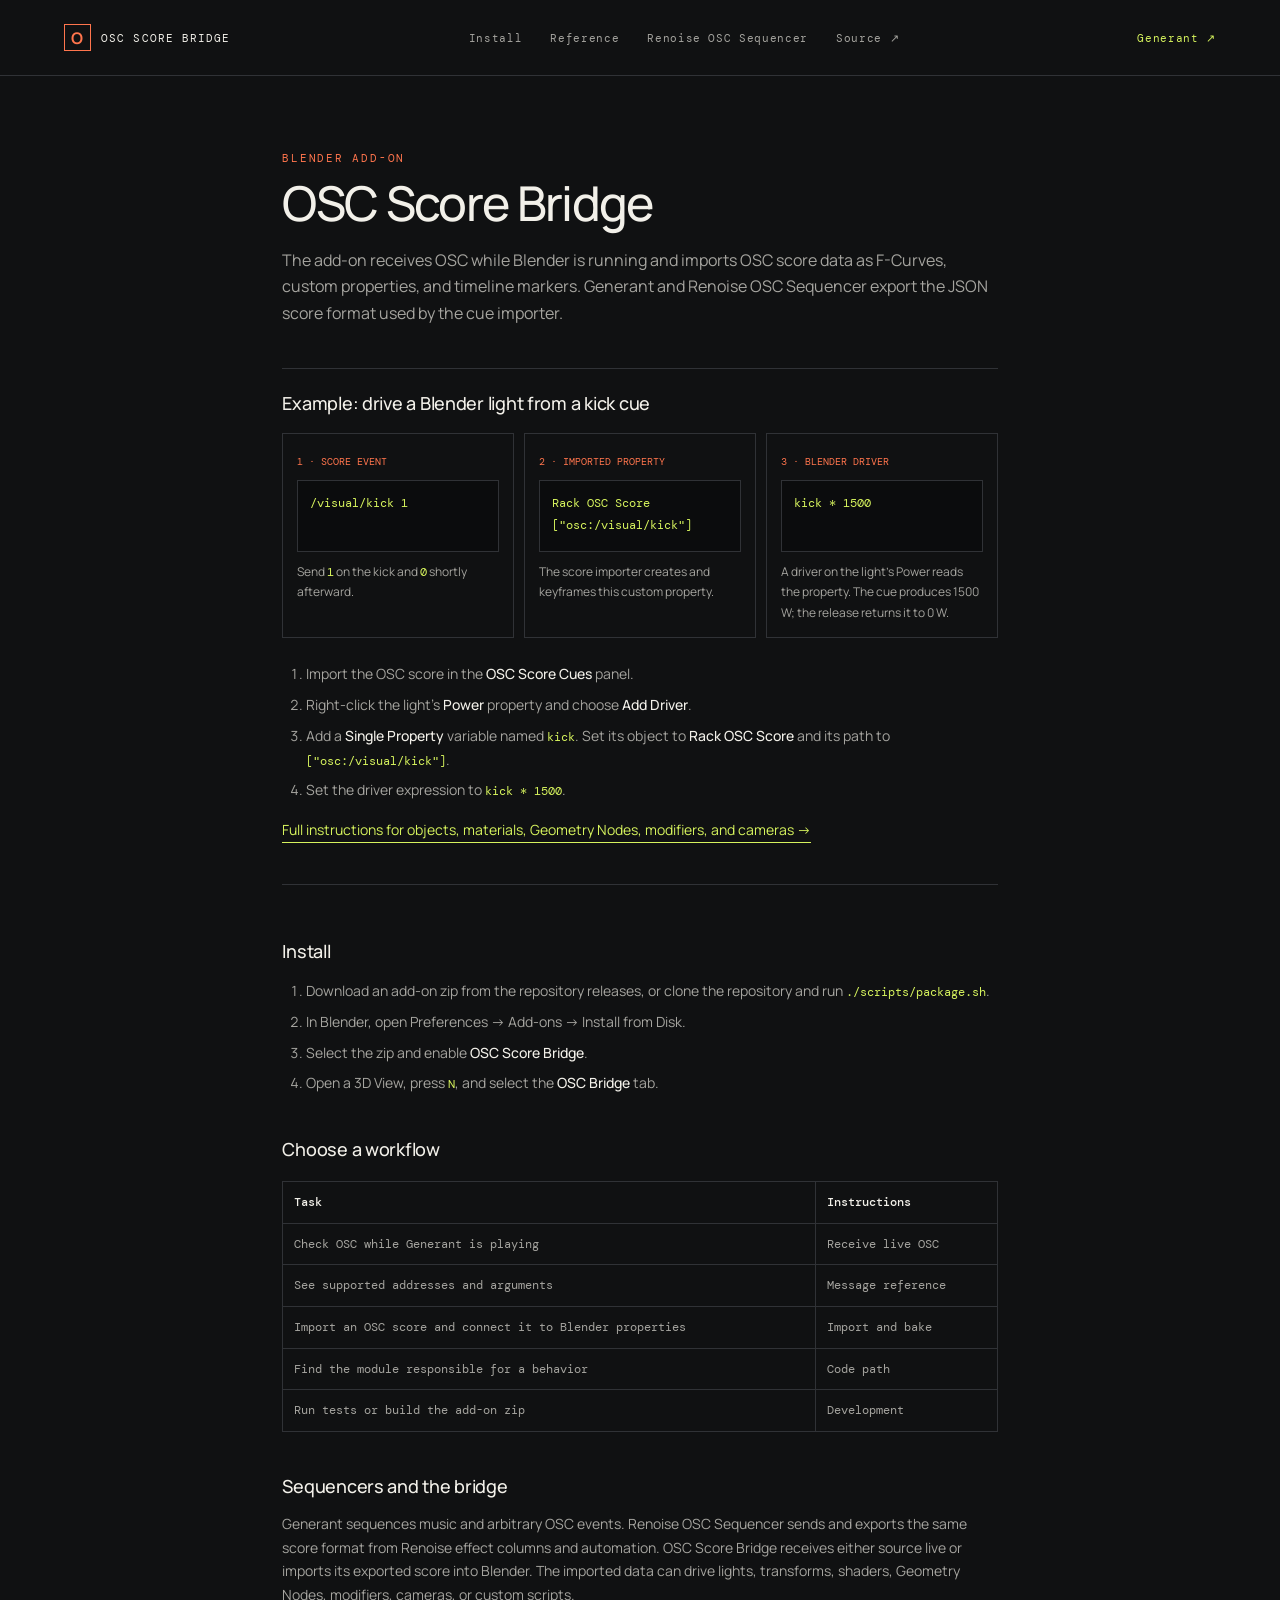
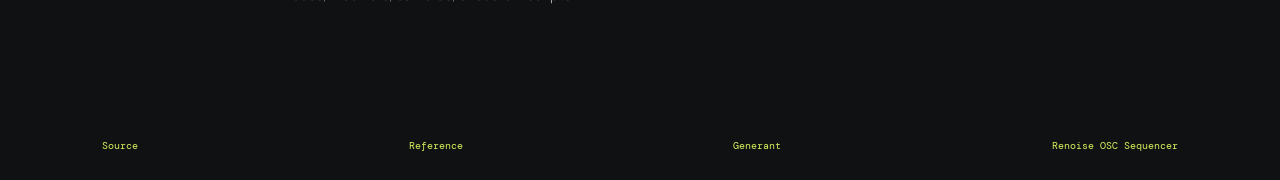
<file: docs/index.html>
<!doctype html>
<html lang="en"><head><meta charset="utf-8"><meta name="viewport" content="width=device-width,initial-scale=1"><meta name="description" content="Documentation for OSC Score Bridge, a Blender add-on for receiving and baking OSC data."><title>OSC Score Bridge</title><link rel="stylesheet" href="styles.css"><link rel="stylesheet" href="reference/reference.css"></head>
<body><header class="nav"><a class="brand" href="#top"><span class="brand-mark">O</span> OSC SCORE BRIDGE</a><nav><a href="#install">Install</a><a href="reference/index.html">Reference</a><a href="https://mxjxn.github.io/renoise-osc-sequencer/">Renoise OSC Sequencer</a><a href="https://github.com/mxjxn/osc-score-bridge">Source ↗</a></nav><a class="nav-cta" href="https://mxjxn.github.io/Generant/">Generant ↗</a></header>
<main id="top" class="reference article"><p class="eyebrow">BLENDER ADD-ON</p><h1>OSC Score Bridge</h1><p class="intro">The add-on receives OSC while Blender is running and imports OSC score data as F-Curves, custom properties, and timeline markers. Generant and Renoise OSC Sequencer export the JSON score format used by the cue importer.</p>
<section class="front-example">
  <h2>Example: drive a Blender light from a kick cue</h2>
  <div class="example-flow">
    <div><span>1 · SCORE EVENT</span><pre>/visual/kick 1</pre><p>Send <code>1</code> on the kick and <code>0</code> shortly afterward.</p></div>
    <div><span>2 · IMPORTED PROPERTY</span><pre>Rack OSC Score
["osc:/visual/kick"]</pre><p>The score importer creates and keyframes this custom property.</p></div>
    <div><span>3 · BLENDER DRIVER</span><pre>kick * 1500</pre><p>A driver on the light's Power reads the property. The cue produces 1500 W; the release returns it to 0 W.</p></div>
  </div>
  <ol><li>Import the OSC score in the <strong>OSC Score Cues</strong> panel.</li><li>Right-click the light's <strong>Power</strong> property and choose <strong>Add Driver</strong>.</li><li>Add a <strong>Single Property</strong> variable named <code>kick</code>. Set its object to <strong>Rack OSC Score</strong> and its path to <code>["osc:/visual/kick"]</code>.</li><li>Set the driver expression to <code>kick * 1500</code>.</li></ol>
  <p><a href="reference/baking.html">Full instructions for objects, materials, Geometry Nodes, modifiers, and cameras →</a></p>
</section>
<h2 id="install">Install</h2><ol><li>Download an add-on zip from the repository releases, or clone the repository and run <code>./scripts/package.sh</code>.</li><li>In Blender, open Preferences → Add-ons → Install from Disk.</li><li>Select the zip and enable <strong>OSC Score Bridge</strong>.</li><li>Open a 3D View, press <code>N</code>, and select the <strong>OSC Bridge</strong> tab.</li></ol>
<h2>Choose a workflow</h2>
<table><thead><tr><th>Task</th><th>Instructions</th></tr></thead><tbody>
<tr><td>Check OSC while Generant is playing</td><td><a href="reference/live.html">Receive live OSC</a></td></tr>
<tr><td>See supported addresses and arguments</td><td><a href="reference/protocol.html">Message reference</a></td></tr>
<tr><td>Import an OSC score and connect it to Blender properties</td><td><a href="reference/baking.html">Import and bake</a></td></tr>
<tr><td>Find the module responsible for a behavior</td><td><a href="reference/architecture.html">Code path</a></td></tr>
<tr><td>Run tests or build the add-on zip</td><td><a href="reference/development.html">Development</a></td></tr>
</tbody></table>
<h2>Sequencers and the bridge</h2><p><a href="https://mxjxn.github.io/Generant/">Generant</a> sequences music and arbitrary OSC events. <a href="https://mxjxn.github.io/renoise-osc-sequencer/">Renoise OSC Sequencer</a> sends and exports the same score format from Renoise effect columns and automation. OSC Score Bridge receives either source live or imports its exported score into Blender. The imported data can drive lights, transforms, shaders, Geometry Nodes, modifiers, cameras, or custom scripts.</p>
</main><footer><a href="https://github.com/mxjxn/osc-score-bridge">Source</a><a href="reference/index.html">Reference</a><a href="https://mxjxn.github.io/Generant/">Generant</a><a href="https://mxjxn.github.io/renoise-osc-sequencer/">Renoise OSC Sequencer</a></footer></body></html>
</file>
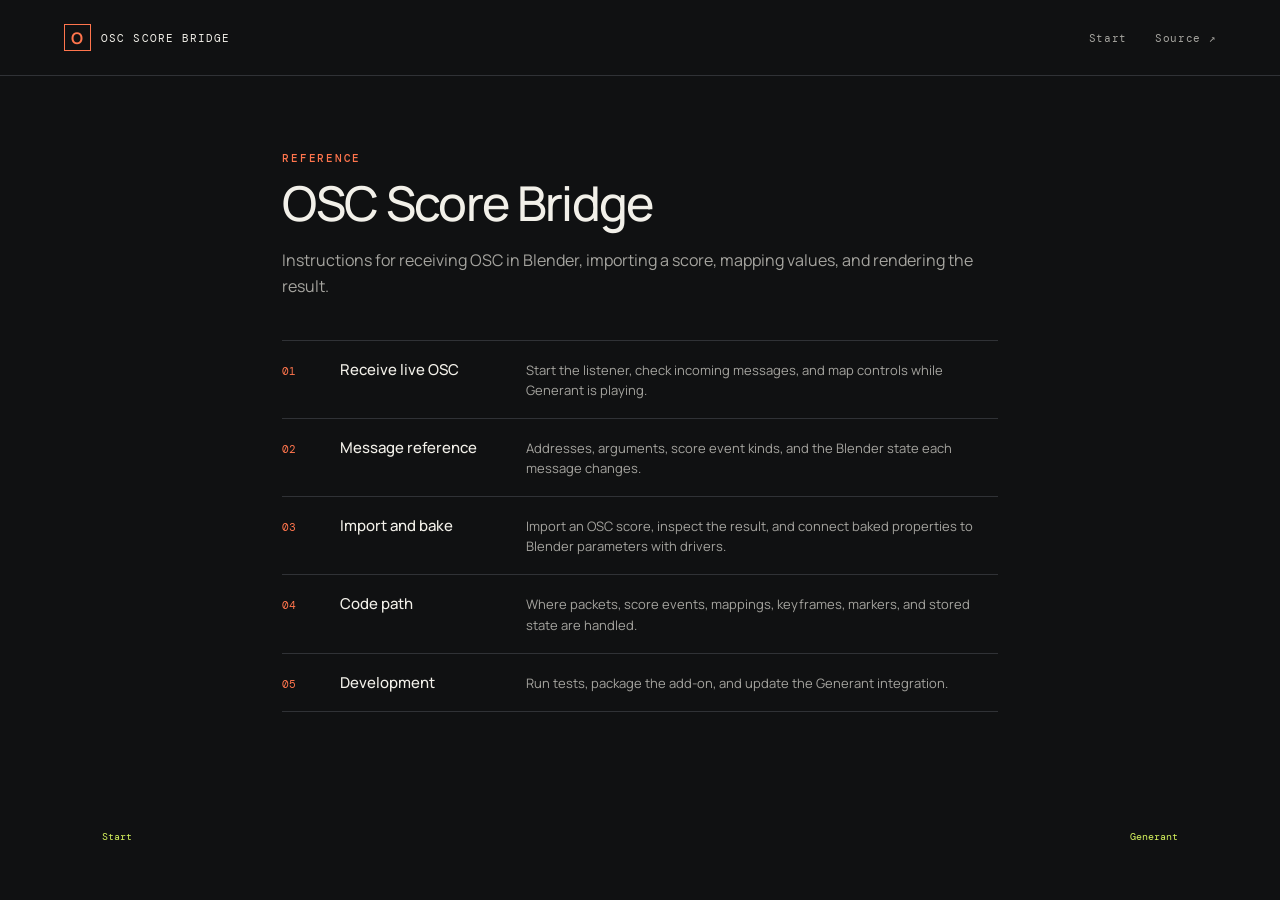
<file: docs/reference/index.html>
<!doctype html>
<html lang="en"><head><meta charset="utf-8"><meta name="viewport" content="width=device-width,initial-scale=1"><title>OSC Score Bridge reference</title><link rel="stylesheet" href="../styles.css"><link rel="stylesheet" href="reference.css"></head>
<body><header class="nav"><a class="brand" href="../index.html"><span class="brand-mark">O</span> OSC SCORE BRIDGE</a><nav><a href="../index.html">Start</a><a href="https://github.com/mxjxn/osc-score-bridge">Source ↗</a></nav></header>
<main class="reference"><p class="eyebrow">REFERENCE</p><h1>OSC Score Bridge</h1><p class="intro">Instructions for receiving OSC in Blender, importing a score, mapping values, and rendering the result.</p>
<div class="ref-list">
  <a href="live.html"><span>01</span><b>Receive live OSC</b><p>Start the listener, check incoming messages, and map controls while Generant is playing.</p></a>
  <a href="protocol.html"><span>02</span><b>Message reference</b><p>Addresses, arguments, score event kinds, and the Blender state each message changes.</p></a>
  <a href="baking.html"><span>03</span><b>Import and bake</b><p>Import an OSC score, inspect the result, and connect baked properties to Blender parameters with drivers.</p></a>
  <a href="architecture.html"><span>04</span><b>Code path</b><p>Where packets, score events, mappings, keyframes, markers, and stored state are handled.</p></a>
  <a href="development.html"><span>05</span><b>Development</b><p>Run tests, package the add-on, and update the Generant integration.</p></a>
</div></main><footer><a href="../index.html">Start</a><a href="https://mxjxn.github.io/Generant/">Generant</a></footer></body></html>
</file>
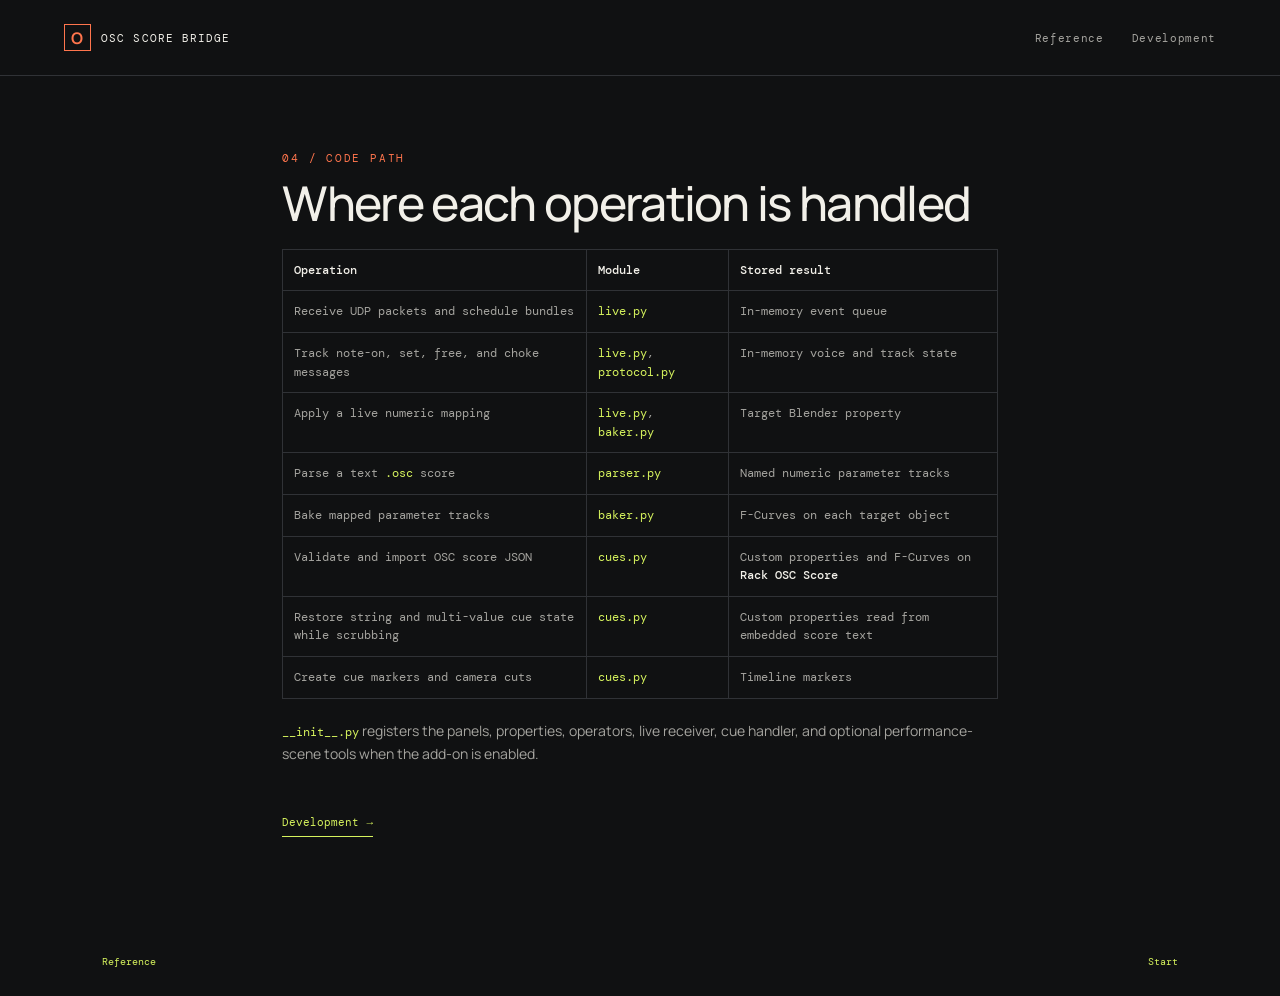
<file: docs/reference/architecture.html>
<!doctype html>
<html lang="en"><head><meta charset="utf-8"><meta name="viewport" content="width=device-width,initial-scale=1"><title>Code path / OSC Score Bridge</title><link rel="stylesheet" href="../styles.css"><link rel="stylesheet" href="reference.css"></head>
<body><header class="nav"><a class="brand" href="../index.html"><span class="brand-mark">O</span> OSC SCORE BRIDGE</a><nav><a href="index.html">Reference</a><a href="development.html">Development</a></nav></header>
<main class="reference article"><p class="eyebrow">04 / CODE PATH</p><h1>Where each operation is handled</h1>
<table><thead><tr><th>Operation</th><th>Module</th><th>Stored result</th></tr></thead><tbody>
<tr><td>Receive UDP packets and schedule bundles</td><td><code>live.py</code></td><td>In-memory event queue</td></tr>
<tr><td>Track note-on, set, free, and choke messages</td><td><code>live.py</code>, <code>protocol.py</code></td><td>In-memory voice and track state</td></tr>
<tr><td>Apply a live numeric mapping</td><td><code>live.py</code>, <code>baker.py</code></td><td>Target Blender property</td></tr>
<tr><td>Parse a text <code>.osc</code> score</td><td><code>parser.py</code></td><td>Named numeric parameter tracks</td></tr>
<tr><td>Bake mapped parameter tracks</td><td><code>baker.py</code></td><td>F-Curves on each target object</td></tr>
<tr><td>Validate and import OSC score JSON</td><td><code>cues.py</code></td><td>Custom properties and F-Curves on <strong>Rack OSC Score</strong></td></tr>
<tr><td>Restore string and multi-value cue state while scrubbing</td><td><code>cues.py</code></td><td>Custom properties read from embedded score text</td></tr>
<tr><td>Create cue markers and camera cuts</td><td><code>cues.py</code></td><td>Timeline markers</td></tr>
</tbody></table>
<p><code>__init__.py</code> registers the panels, properties, operators, live receiver, cue handler, and optional performance-scene tools when the add-on is enabled.</p>
<a class="next-link" href="development.html">Development →</a></main><footer><a href="index.html">Reference</a><a href="../index.html">Start</a></footer></body></html>
</file>
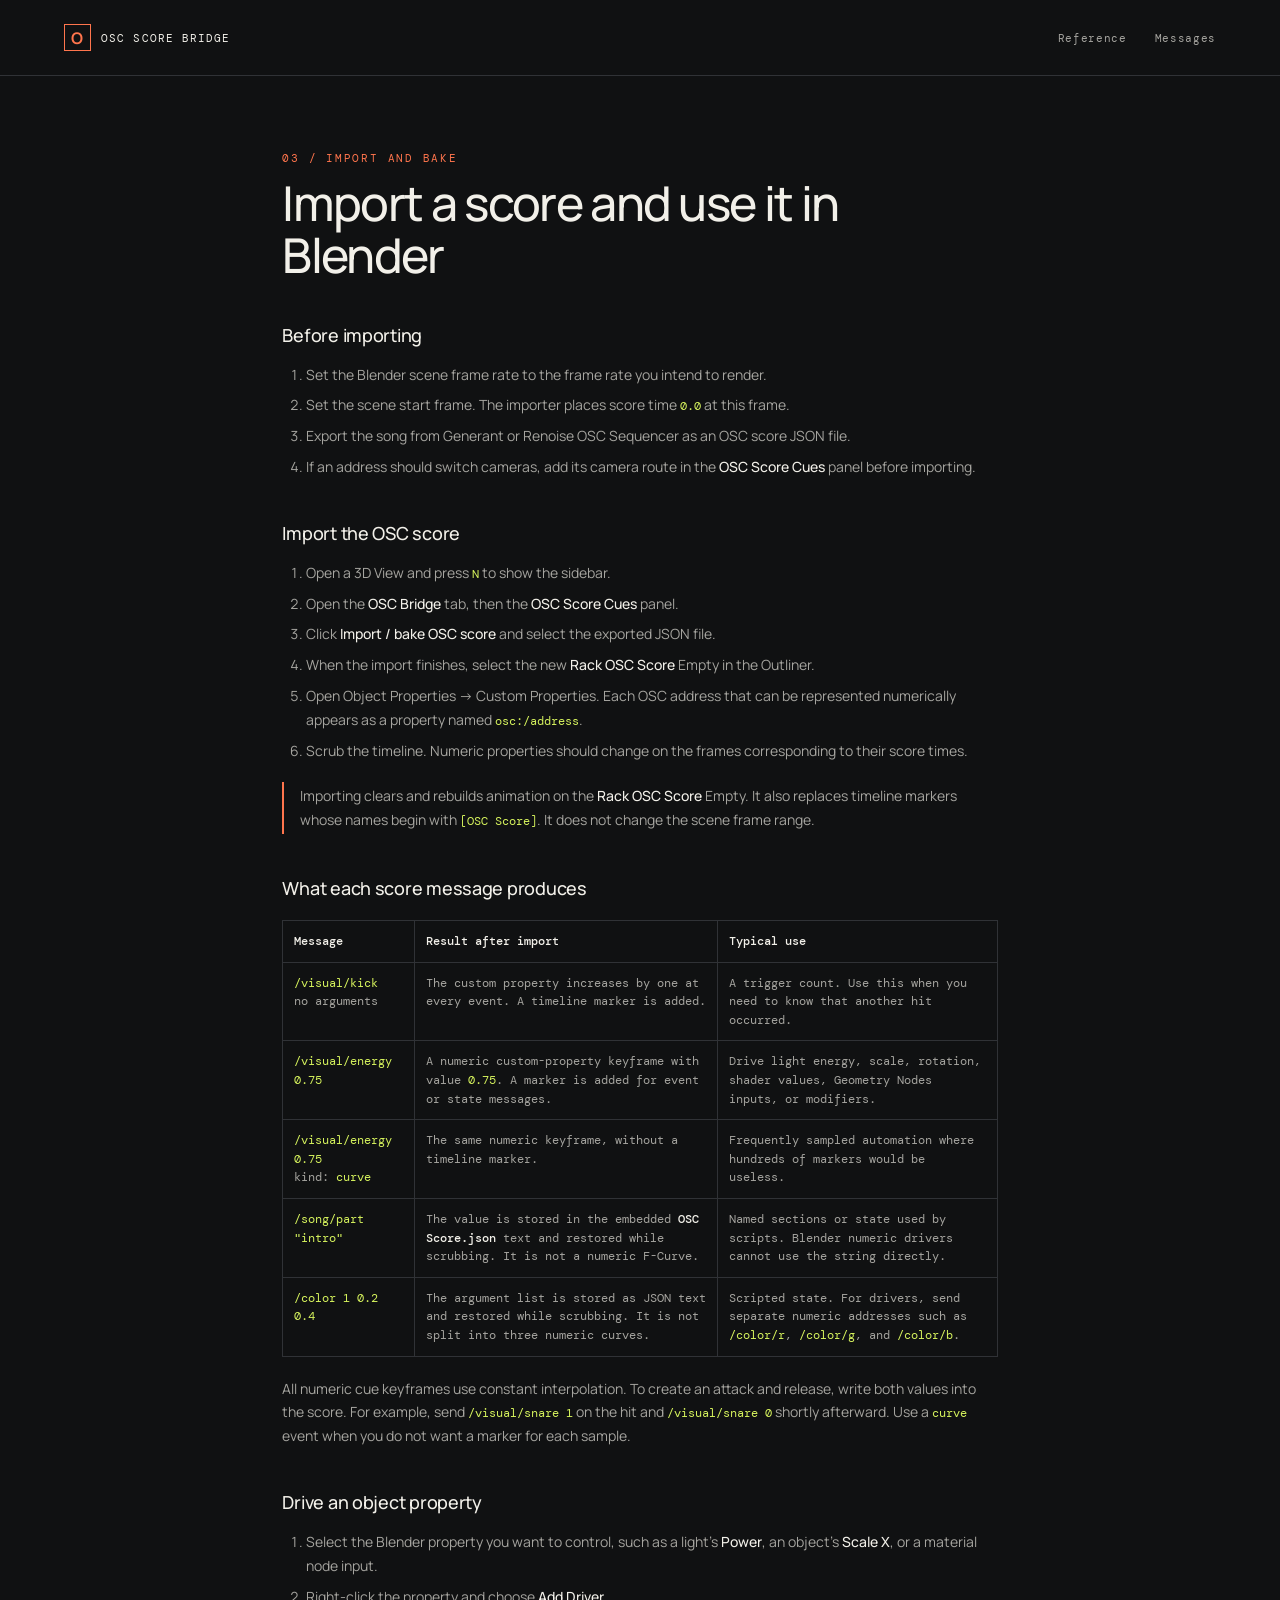
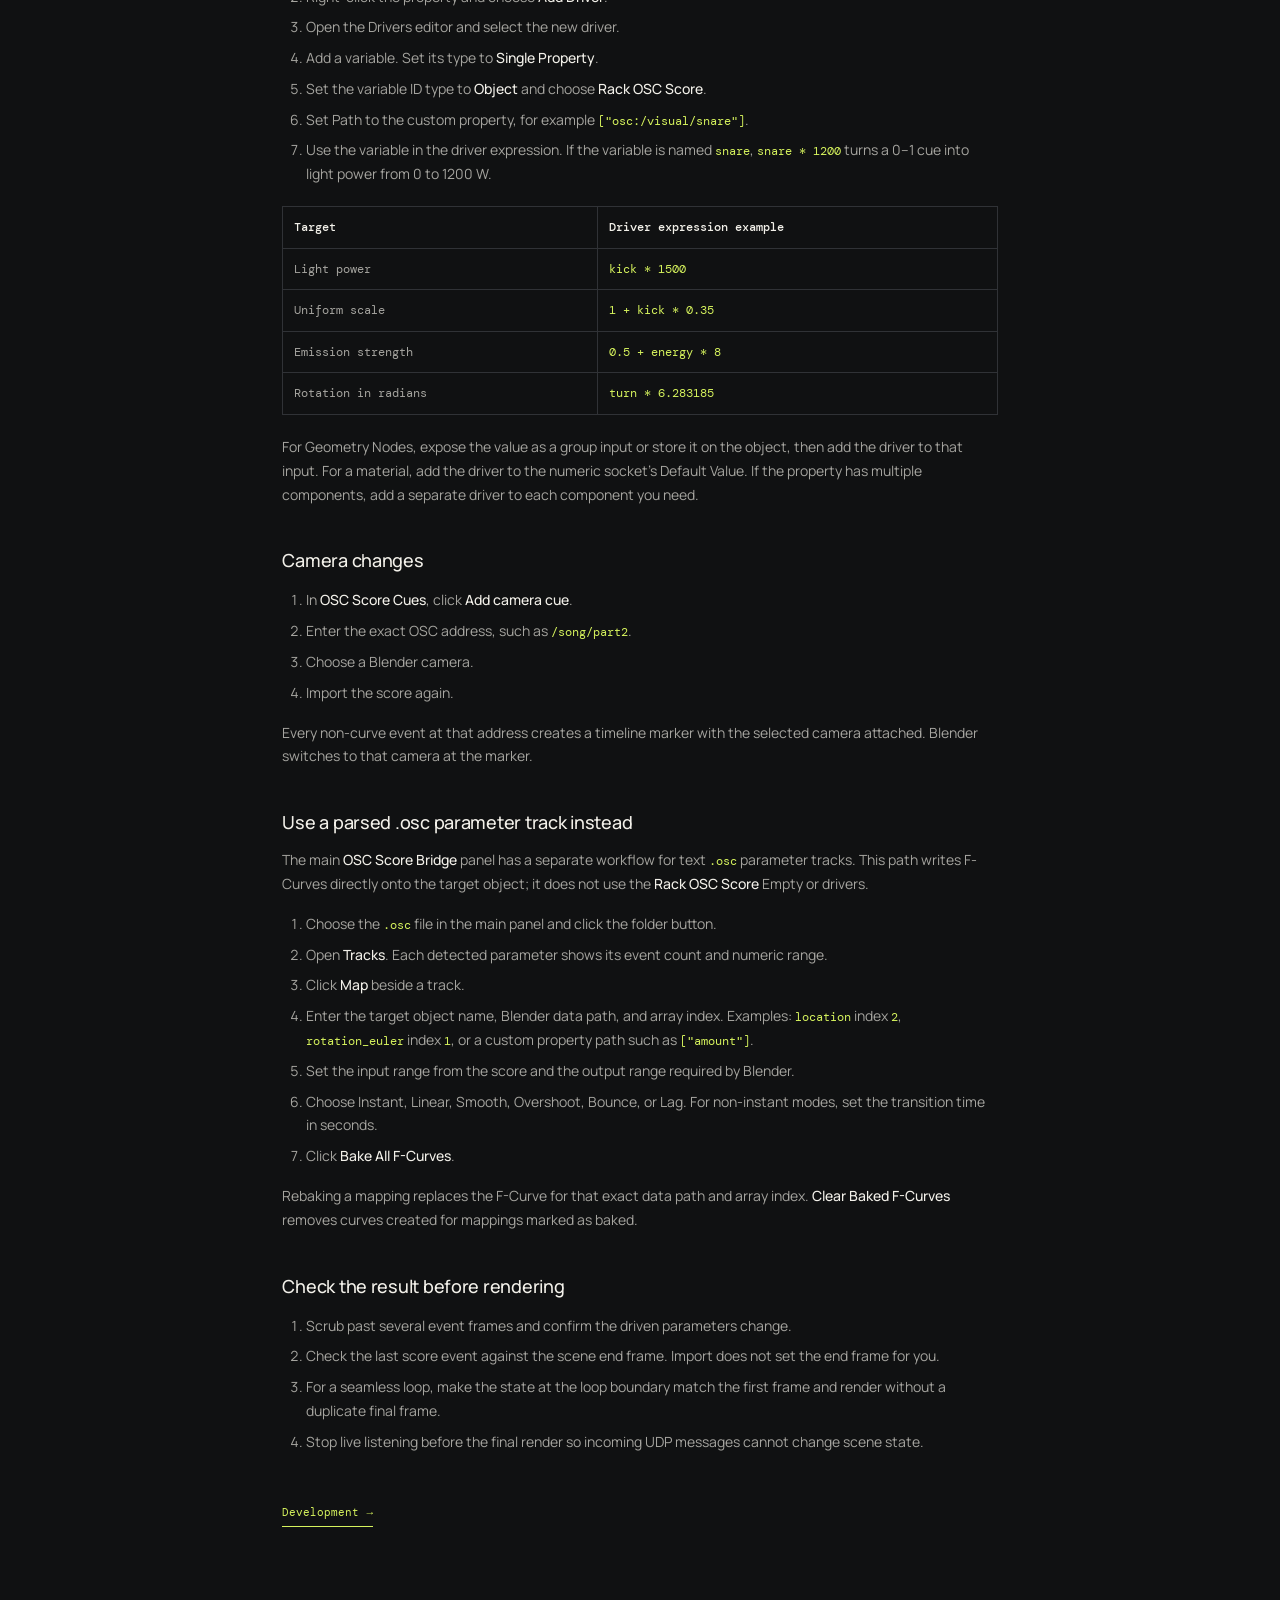
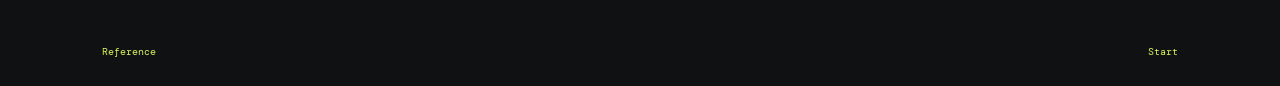
<file: docs/reference/baking.html>
<!doctype html>
<html lang="en"><head><meta charset="utf-8"><meta name="viewport" content="width=device-width,initial-scale=1"><title>Import and bake / OSC Score Bridge</title><link rel="stylesheet" href="../styles.css"><link rel="stylesheet" href="reference.css"></head>
<body><header class="nav"><a class="brand" href="../index.html"><span class="brand-mark">O</span> OSC SCORE BRIDGE</a><nav><a href="index.html">Reference</a><a href="protocol.html">Messages</a></nav></header>
<main class="reference article"><p class="eyebrow">03 / IMPORT AND BAKE</p><h1>Import a score and use it in Blender</h1>
<h2>Before importing</h2><ol><li>Set the Blender scene frame rate to the frame rate you intend to render.</li><li>Set the scene start frame. The importer places score time <code>0.0</code> at this frame.</li><li>Export the song from Generant or Renoise OSC Sequencer as an OSC score JSON file.</li><li>If an address should switch cameras, add its camera route in the <strong>OSC Score Cues</strong> panel before importing.</li></ol>
<h2>Import the OSC score</h2><ol><li>Open a 3D View and press <code>N</code> to show the sidebar.</li><li>Open the <strong>OSC Bridge</strong> tab, then the <strong>OSC Score Cues</strong> panel.</li><li>Click <strong>Import / bake OSC score</strong> and select the exported JSON file.</li><li>When the import finishes, select the new <strong>Rack OSC Score</strong> Empty in the Outliner.</li><li>Open Object Properties → Custom Properties. Each OSC address that can be represented numerically appears as a property named <code>osc:/address</code>.</li><li>Scrub the timeline. Numeric properties should change on the frames corresponding to their score times.</li></ol>
<p class="note">Importing clears and rebuilds animation on the <strong>Rack OSC Score</strong> Empty. It also replaces timeline markers whose names begin with <code>[OSC Score]</code>. It does not change the scene frame range.</p>
<h2>What each score message produces</h2>
<table><thead><tr><th>Message</th><th>Result after import</th><th>Typical use</th></tr></thead><tbody>
<tr><td><code>/visual/kick</code><br>no arguments</td><td>The custom property increases by one at every event. A timeline marker is added.</td><td>A trigger count. Use this when you need to know that another hit occurred.</td></tr>
<tr><td><code>/visual/energy 0.75</code></td><td>A numeric custom-property keyframe with value <code>0.75</code>. A marker is added for event or state messages.</td><td>Drive light energy, scale, rotation, shader values, Geometry Nodes inputs, or modifiers.</td></tr>
<tr><td><code>/visual/energy 0.75</code><br>kind: <code>curve</code></td><td>The same numeric keyframe, without a timeline marker.</td><td>Frequently sampled automation where hundreds of markers would be useless.</td></tr>
<tr><td><code>/song/part "intro"</code></td><td>The value is stored in the embedded <strong>OSC Score.json</strong> text and restored while scrubbing. It is not a numeric F-Curve.</td><td>Named sections or state used by scripts. Blender numeric drivers cannot use the string directly.</td></tr>
<tr><td><code>/color 1 0.2 0.4</code></td><td>The argument list is stored as JSON text and restored while scrubbing. It is not split into three numeric curves.</td><td>Scripted state. For drivers, send separate numeric addresses such as <code>/color/r</code>, <code>/color/g</code>, and <code>/color/b</code>.</td></tr>
</tbody></table>
<p>All numeric cue keyframes use constant interpolation. To create an attack and release, write both values into the score. For example, send <code>/visual/snare 1</code> on the hit and <code>/visual/snare 0</code> shortly afterward. Use a <code>curve</code> event when you do not want a marker for each sample.</p>
<h2>Drive an object property</h2>
<ol><li>Select the Blender property you want to control, such as a light's <strong>Power</strong>, an object's <strong>Scale X</strong>, or a material node input.</li><li>Right-click the property and choose <strong>Add Driver</strong>.</li><li>Open the Drivers editor and select the new driver.</li><li>Add a variable. Set its type to <strong>Single Property</strong>.</li><li>Set the variable ID type to <strong>Object</strong> and choose <strong>Rack OSC Score</strong>.</li><li>Set Path to the custom property, for example <code>["osc:/visual/snare"]</code>.</li><li>Use the variable in the driver expression. If the variable is named <code>snare</code>, <code>snare * 1200</code> turns a 0–1 cue into light power from 0 to 1200 W.</li></ol>
<table><thead><tr><th>Target</th><th>Driver expression example</th></tr></thead><tbody><tr><td>Light power</td><td><code>kick * 1500</code></td></tr><tr><td>Uniform scale</td><td><code>1 + kick * 0.35</code></td></tr><tr><td>Emission strength</td><td><code>0.5 + energy * 8</code></td></tr><tr><td>Rotation in radians</td><td><code>turn * 6.283185</code></td></tr></tbody></table>
<p>For Geometry Nodes, expose the value as a group input or store it on the object, then add the driver to that input. For a material, add the driver to the numeric socket's Default Value. If the property has multiple components, add a separate driver to each component you need.</p>
<h2>Camera changes</h2><ol><li>In <strong>OSC Score Cues</strong>, click <strong>Add camera cue</strong>.</li><li>Enter the exact OSC address, such as <code>/song/part2</code>.</li><li>Choose a Blender camera.</li><li>Import the score again.</li></ol><p>Every non-curve event at that address creates a timeline marker with the selected camera attached. Blender switches to that camera at the marker.</p>
<h2>Use a parsed .osc parameter track instead</h2><p>The main <strong>OSC Score Bridge</strong> panel has a separate workflow for text <code>.osc</code> parameter tracks. This path writes F-Curves directly onto the target object; it does not use the <strong>Rack OSC Score</strong> Empty or drivers.</p>
<ol><li>Choose the <code>.osc</code> file in the main panel and click the folder button.</li><li>Open <strong>Tracks</strong>. Each detected parameter shows its event count and numeric range.</li><li>Click <strong>Map</strong> beside a track.</li><li>Enter the target object name, Blender data path, and array index. Examples: <code>location</code> index <code>2</code>, <code>rotation_euler</code> index <code>1</code>, or a custom property path such as <code>["amount"]</code>.</li><li>Set the input range from the score and the output range required by Blender.</li><li>Choose Instant, Linear, Smooth, Overshoot, Bounce, or Lag. For non-instant modes, set the transition time in seconds.</li><li>Click <strong>Bake All F-Curves</strong>.</li></ol>
<p>Rebaking a mapping replaces the F-Curve for that exact data path and array index. <strong>Clear Baked F-Curves</strong> removes curves created for mappings marked as baked.</p>
<h2>Check the result before rendering</h2><ol><li>Scrub past several event frames and confirm the driven parameters change.</li><li>Check the last score event against the scene end frame. Import does not set the end frame for you.</li><li>For a seamless loop, make the state at the loop boundary match the first frame and render without a duplicate final frame.</li><li>Stop live listening before the final render so incoming UDP messages cannot change scene state.</li></ol>
<a class="next-link" href="development.html">Development →</a></main><footer><a href="index.html">Reference</a><a href="../index.html">Start</a></footer></body></html>
</file>
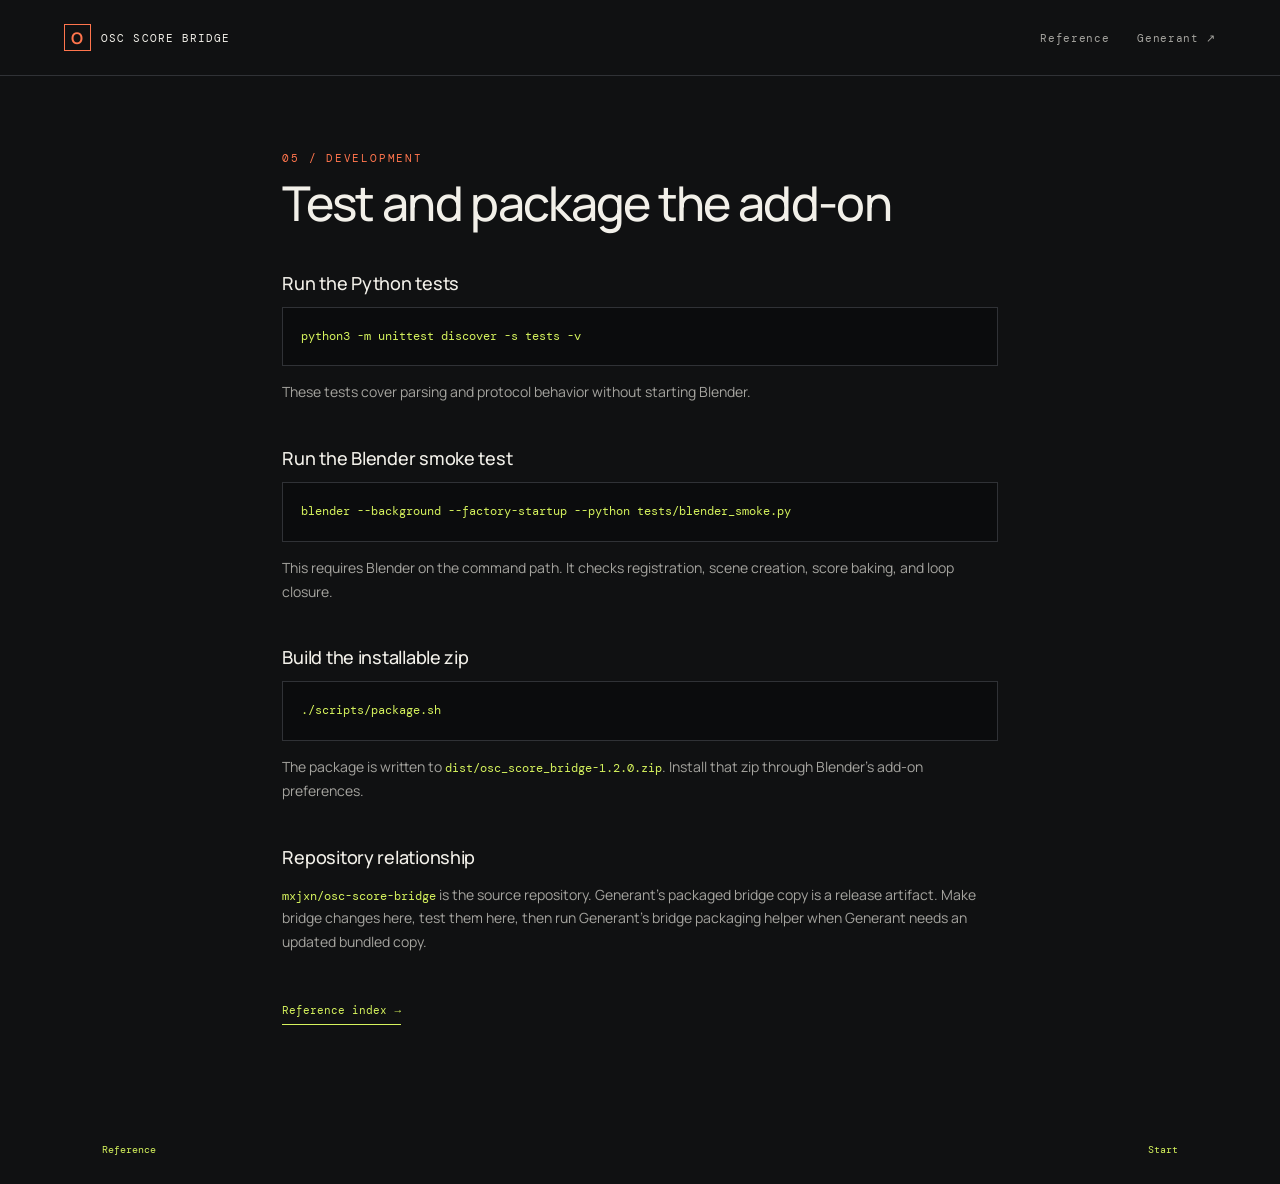
<file: docs/reference/development.html>
<!doctype html>
<html lang="en"><head><meta charset="utf-8"><meta name="viewport" content="width=device-width,initial-scale=1"><title>Development / OSC Score Bridge</title><link rel="stylesheet" href="../styles.css"><link rel="stylesheet" href="reference.css"></head>
<body><header class="nav"><a class="brand" href="../index.html"><span class="brand-mark">O</span> OSC SCORE BRIDGE</a><nav><a href="index.html">Reference</a><a href="https://github.com/mxjxn/Generant">Generant ↗</a></nav></header>
<main class="reference article"><p class="eyebrow">05 / DEVELOPMENT</p><h1>Test and package the add-on</h1>
<h2>Run the Python tests</h2><pre>python3 -m unittest discover -s tests -v</pre><p>These tests cover parsing and protocol behavior without starting Blender.</p>
<h2>Run the Blender smoke test</h2><pre>blender --background --factory-startup --python tests/blender_smoke.py</pre><p>This requires Blender on the command path. It checks registration, scene creation, score baking, and loop closure.</p>
<h2>Build the installable zip</h2><pre>./scripts/package.sh</pre><p>The package is written to <code>dist/osc_score_bridge-1.2.0.zip</code>. Install that zip through Blender's add-on preferences.</p>
<h2>Repository relationship</h2><p><code>mxjxn/osc-score-bridge</code> is the source repository. Generant's packaged bridge copy is a release artifact. Make bridge changes here, test them here, then run Generant's bridge packaging helper when Generant needs an updated bundled copy.</p>
<a class="next-link" href="index.html">Reference index →</a></main><footer><a href="index.html">Reference</a><a href="../index.html">Start</a></footer></body></html>
</file>
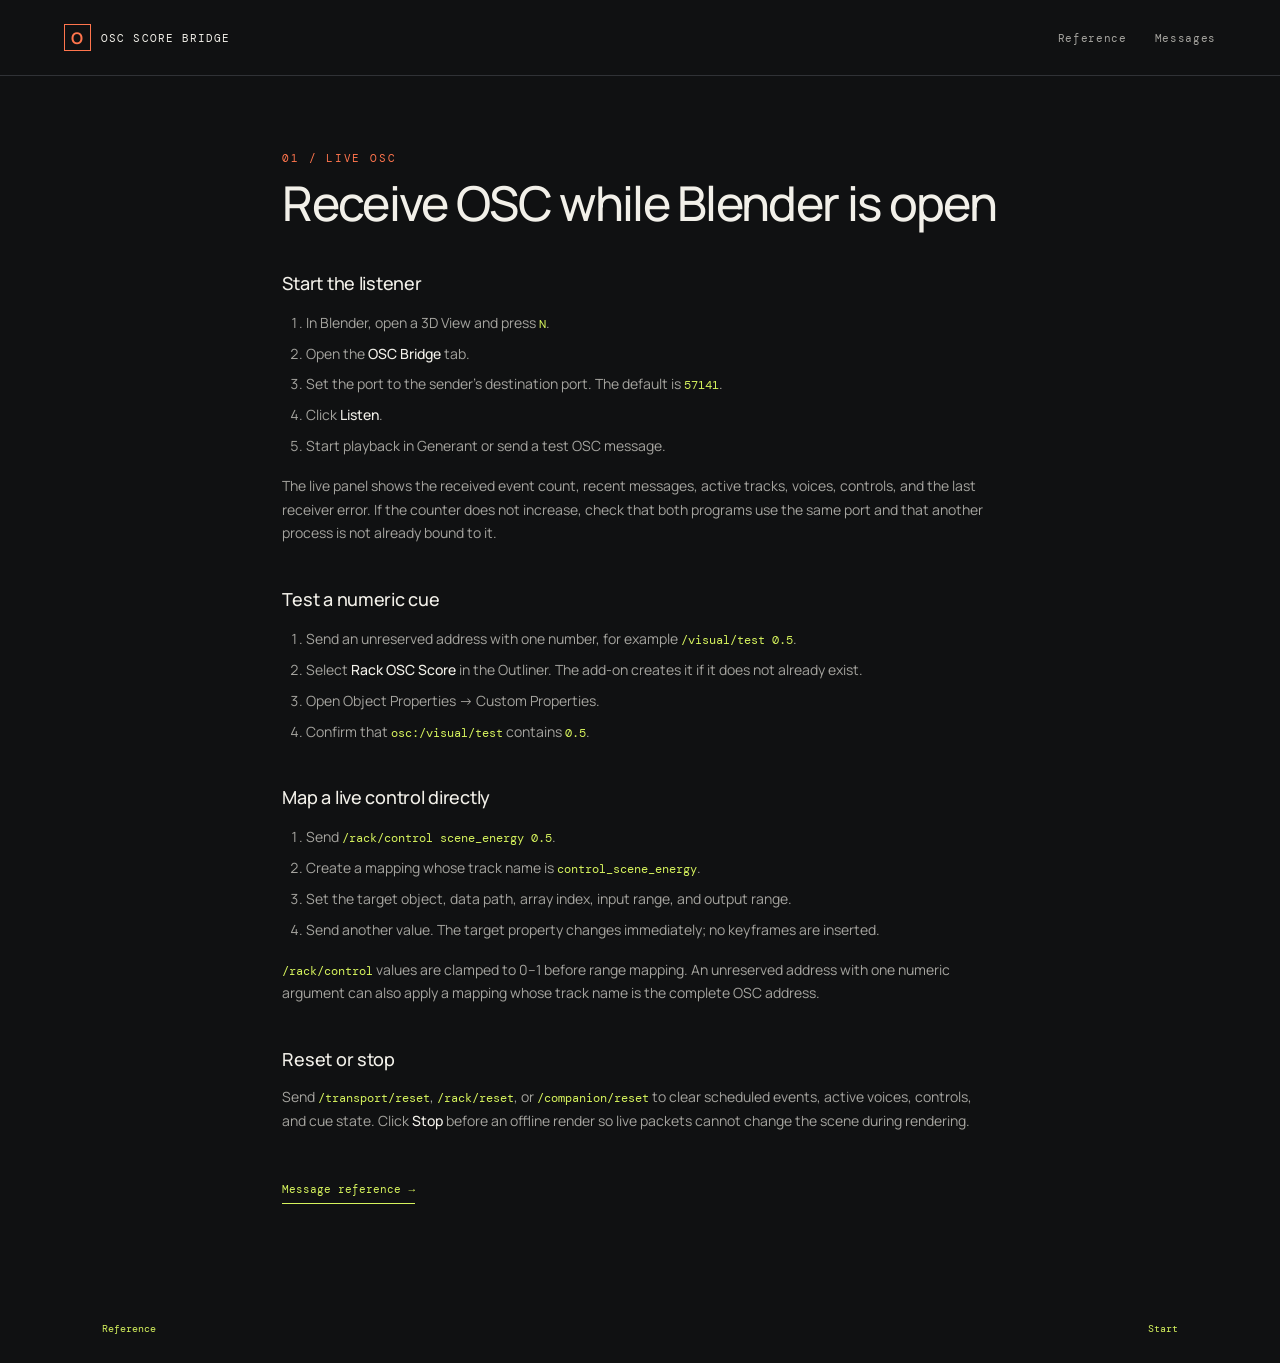
<file: docs/reference/live.html>
<!doctype html>
<html lang="en"><head><meta charset="utf-8"><meta name="viewport" content="width=device-width,initial-scale=1"><title>Receive live OSC / OSC Score Bridge</title><link rel="stylesheet" href="../styles.css"><link rel="stylesheet" href="reference.css"></head>
<body><header class="nav"><a class="brand" href="../index.html"><span class="brand-mark">O</span> OSC SCORE BRIDGE</a><nav><a href="index.html">Reference</a><a href="protocol.html">Messages</a></nav></header>
<main class="reference article"><p class="eyebrow">01 / LIVE OSC</p><h1>Receive OSC while Blender is open</h1>
<h2>Start the listener</h2><ol><li>In Blender, open a 3D View and press <code>N</code>.</li><li>Open the <strong>OSC Bridge</strong> tab.</li><li>Set the port to the sender's destination port. The default is <code>57141</code>.</li><li>Click <strong>Listen</strong>.</li><li>Start playback in Generant or send a test OSC message.</li></ol>
<p>The live panel shows the received event count, recent messages, active tracks, voices, controls, and the last receiver error. If the counter does not increase, check that both programs use the same port and that another process is not already bound to it.</p>
<h2>Test a numeric cue</h2><ol><li>Send an unreserved address with one number, for example <code>/visual/test 0.5</code>.</li><li>Select <strong>Rack OSC Score</strong> in the Outliner. The add-on creates it if it does not already exist.</li><li>Open Object Properties → Custom Properties.</li><li>Confirm that <code>osc:/visual/test</code> contains <code>0.5</code>.</li></ol>
<h2>Map a live control directly</h2><ol><li>Send <code>/rack/control scene_energy 0.5</code>.</li><li>Create a mapping whose track name is <code>control_scene_energy</code>.</li><li>Set the target object, data path, array index, input range, and output range.</li><li>Send another value. The target property changes immediately; no keyframes are inserted.</li></ol>
<p><code>/rack/control</code> values are clamped to 0–1 before range mapping. An unreserved address with one numeric argument can also apply a mapping whose track name is the complete OSC address.</p>
<h2>Reset or stop</h2><p>Send <code>/transport/reset</code>, <code>/rack/reset</code>, or <code>/companion/reset</code> to clear scheduled events, active voices, controls, and cue state. Click <strong>Stop</strong> before an offline render so live packets cannot change the scene during rendering.</p>
<a class="next-link" href="protocol.html">Message reference →</a></main><footer><a href="index.html">Reference</a><a href="../index.html">Start</a></footer></body></html>
</file>
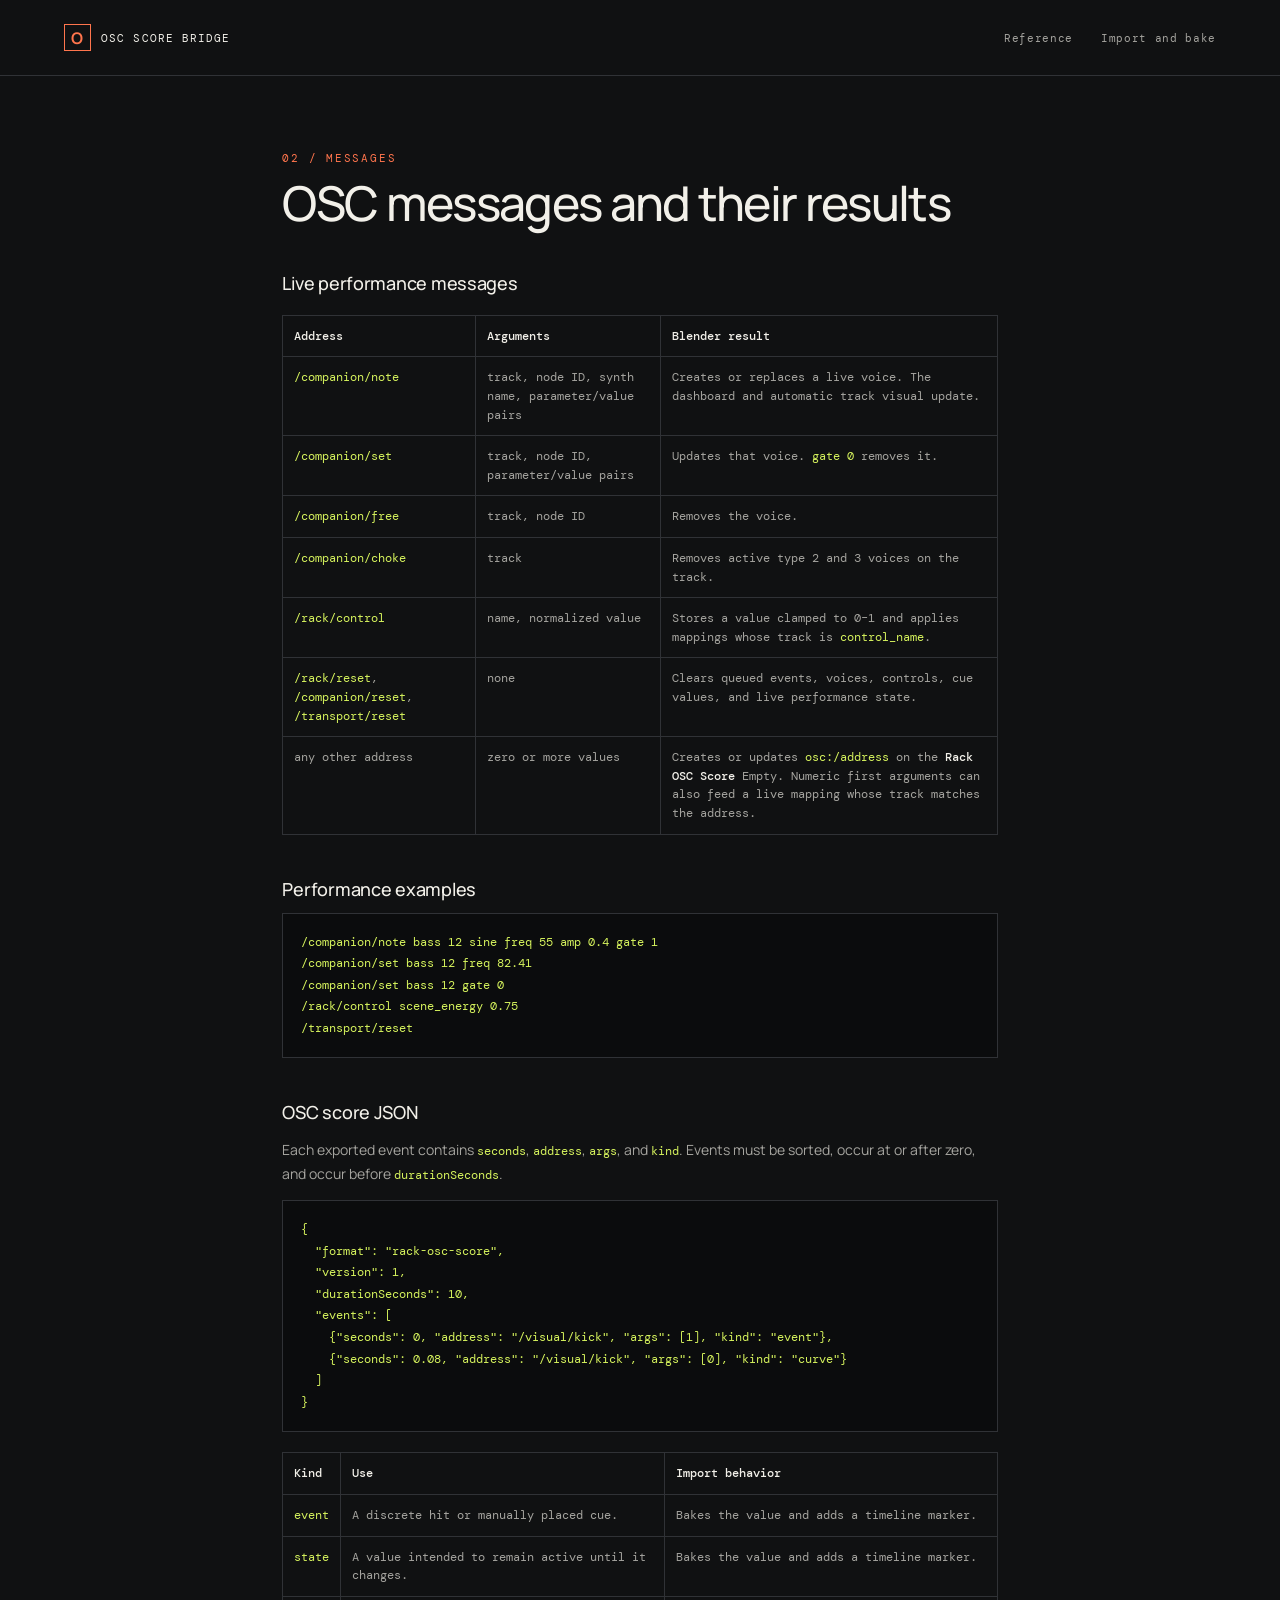
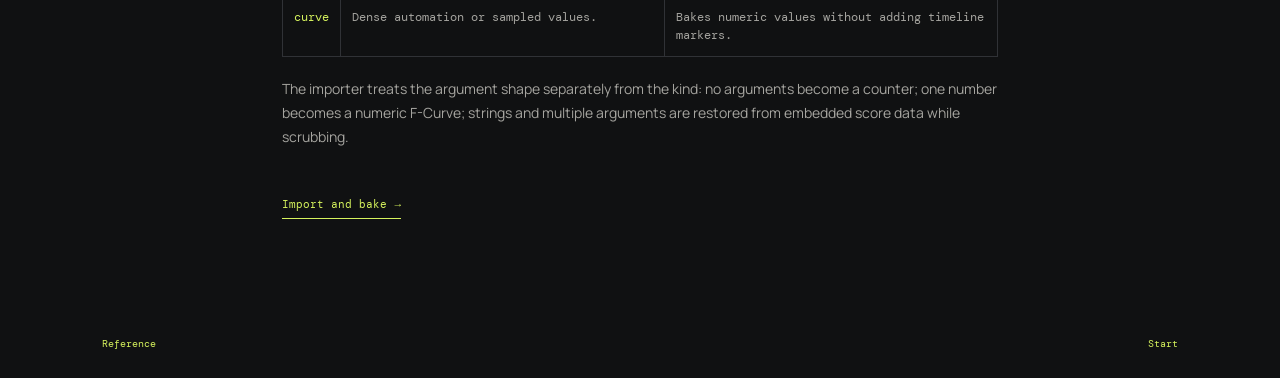
<file: docs/reference/protocol.html>
<!doctype html>
<html lang="en"><head><meta charset="utf-8"><meta name="viewport" content="width=device-width,initial-scale=1"><title>Message reference / OSC Score Bridge</title><link rel="stylesheet" href="../styles.css"><link rel="stylesheet" href="reference.css"></head>
<body><header class="nav"><a class="brand" href="../index.html"><span class="brand-mark">O</span> OSC SCORE BRIDGE</a><nav><a href="index.html">Reference</a><a href="baking.html">Import and bake</a></nav></header>
<main class="reference article"><p class="eyebrow">02 / MESSAGES</p><h1>OSC messages and their results</h1>
<h2>Live performance messages</h2>
<table><thead><tr><th>Address</th><th>Arguments</th><th>Blender result</th></tr></thead><tbody>
<tr><td><code>/companion/note</code></td><td>track, node ID, synth name, parameter/value pairs</td><td>Creates or replaces a live voice. The dashboard and automatic track visual update.</td></tr>
<tr><td><code>/companion/set</code></td><td>track, node ID, parameter/value pairs</td><td>Updates that voice. <code>gate 0</code> removes it.</td></tr>
<tr><td><code>/companion/free</code></td><td>track, node ID</td><td>Removes the voice.</td></tr>
<tr><td><code>/companion/choke</code></td><td>track</td><td>Removes active type 2 and 3 voices on the track.</td></tr>
<tr><td><code>/rack/control</code></td><td>name, normalized value</td><td>Stores a value clamped to 0–1 and applies mappings whose track is <code>control_name</code>.</td></tr>
<tr><td><code>/rack/reset</code>, <code>/companion/reset</code>, <code>/transport/reset</code></td><td>none</td><td>Clears queued events, voices, controls, cue values, and live performance state.</td></tr>
<tr><td>any other address</td><td>zero or more values</td><td>Creates or updates <code>osc:/address</code> on the <strong>Rack OSC Score</strong> Empty. Numeric first arguments can also feed a live mapping whose track matches the address.</td></tr>
</tbody></table>
<h2>Performance examples</h2><pre>/companion/note bass 12 sine freq 55 amp 0.4 gate 1
/companion/set bass 12 freq 82.41
/companion/set bass 12 gate 0
/rack/control scene_energy 0.75
/transport/reset</pre>
<h2>OSC score JSON</h2>
<p>Each exported event contains <code>seconds</code>, <code>address</code>, <code>args</code>, and <code>kind</code>. Events must be sorted, occur at or after zero, and occur before <code>durationSeconds</code>.</p>
<pre>{
  "format": "rack-osc-score",
  "version": 1,
  "durationSeconds": 10,
  "events": [
    {"seconds": 0, "address": "/visual/kick", "args": [1], "kind": "event"},
    {"seconds": 0.08, "address": "/visual/kick", "args": [0], "kind": "curve"}
  ]
}</pre>
<table><thead><tr><th>Kind</th><th>Use</th><th>Import behavior</th></tr></thead><tbody>
<tr><td><code>event</code></td><td>A discrete hit or manually placed cue.</td><td>Bakes the value and adds a timeline marker.</td></tr>
<tr><td><code>state</code></td><td>A value intended to remain active until it changes.</td><td>Bakes the value and adds a timeline marker.</td></tr>
<tr><td><code>curve</code></td><td>Dense automation or sampled values.</td><td>Bakes numeric values without adding timeline markers.</td></tr>
</tbody></table>
<p>The importer treats the argument shape separately from the kind: no arguments become a counter; one number becomes a numeric F-Curve; strings and multiple arguments are restored from embedded score data while scrubbing.</p>
<a class="next-link" href="baking.html">Import and bake →</a></main><footer><a href="index.html">Reference</a><a href="../index.html">Start</a></footer></body></html>
</file>
<file: docs/styles.css>
@import url('https://fonts.googleapis.com/css2?family=DM+Mono:wght@400;500&family=Manrope:wght@400;500;600;700;800&display=swap');
:root{--ink:#f2f0e9;--muted:#a5a49f;--bg:#101112;--line:#303236;--acid:#d6f35d;--violet:#8e75ff;--orange:#ff754d}*{box-sizing:border-box}html{scroll-behavior:smooth}body{margin:0;background:var(--bg);color:var(--ink);font-family:Manrope,system-ui,sans-serif}a{color:inherit;text-decoration:none}.nav{height:76px;display:flex;align-items:center;justify-content:space-between;padding:0 5vw;border-bottom:1px solid var(--line);font:11px 'DM Mono',monospace;letter-spacing:.06em}.brand{display:flex;align-items:center;gap:10px;letter-spacing:.1em}.brand-mark{display:grid;place-items:center;width:27px;height:27px;border:1px solid var(--orange);color:var(--orange);font:700 16px Manrope}.nav nav{display:flex;gap:28px;color:var(--muted)}.nav nav a:hover,footer a:hover,.text-link:hover{color:var(--orange)}.nav-cta{color:var(--acid)}.hero{padding:130px 12vw 140px;border-bottom:1px solid var(--line);background:radial-gradient(circle at 78% 42%,#2d1c2b 0,#171719 26%,var(--bg) 65%)}.eyebrow,.kicker{color:var(--orange);font:500 11px 'DM Mono',monospace;letter-spacing:.16em}.hero h1{font-size:clamp(56px,9vw,126px);line-height:.9;letter-spacing:-.08em;margin:25px 0 30px}.hero h1 em{color:var(--acid);font-style:normal}.lede{max-width:650px;color:var(--muted);font-size:19px;line-height:1.6}.actions{display:flex;gap:12px;margin-top:34px}.button{display:inline-flex;padding:14px 18px;border:1px solid var(--line);font:11px 'DM Mono',monospace}.button.primary{background:var(--orange);border-color:var(--orange);color:#1c1110}.button:hover{border-color:var(--orange)}.port{margin-top:70px;color:var(--muted);font:11px 'DM Mono',monospace}.port strong{color:var(--acid);font-weight:400}.section{padding:110px 12vw;border-bottom:1px solid var(--line)}.relation-grid{display:grid;grid-template-columns:1fr 130px 1fr;align-items:stretch;margin-top:28px}.system-card{border:1px solid var(--line);padding:28px;min-height:250px}.system-card.bridge{border-color:#765b4f}.system-card.generant{border-color:#778d48}.system-card span,.number{color:var(--orange);font:11px 'DM Mono',monospace}.system-card h2,.columns h2,.protocol-grid h2,.install-grid h2{font-size:clamp(28px,3vw,44px);letter-spacing:-.06em;line-height:1;margin:44px 0 14px}.system-card p,.columns p,.protocol-grid p,.install-grid p{color:var(--muted);line-height:1.7;font-size:14px}.system-card a,.text-link{display:inline-block;margin-top:18px;color:var(--acid);font:11px 'DM Mono',monospace;border-bottom:1px solid var(--acid);padding-bottom:6px}.connector{display:flex;align-items:center;justify-content:center;gap:9px}.connector i{height:1px;width:30px;background:var(--violet)}.connector b{font:11px 'DM Mono',monospace;color:var(--violet);font-weight:400}.columns{display:grid;grid-template-columns:repeat(3,1fr);gap:18px;margin-top:28px}.columns article{border-top:1px solid var(--line);padding:22px 5px}.columns h2{font-size:30px;margin-top:40px}.protocol{background:#14131a}.protocol-grid,.install-grid{display:grid;grid-template-columns:1fr 1fr;gap:10vw;align-items:center;margin-top:22px}.protocol-grid h2,.install-grid h2{margin-top:0}pre,.code{padding:22px;background:#0b0c0d;border:1px solid var(--line);overflow:auto;color:var(--acid);font:12px/2 'DM Mono',monospace}.code span{color:var(--orange)}footer{display:flex;justify-content:space-between;align-items:center;padding:28px 12vw;color:var(--muted);font:10px 'DM Mono',monospace}footer a{color:var(--acid)}@media(max-width:800px){.nav{padding:0 6vw}.nav nav{display:none}.hero,.section{padding-left:6vw;padding-right:6vw}.hero{padding-top:90px;padding-bottom:90px}.relation-grid,.protocol-grid,.install-grid{grid-template-columns:1fr}.connector{padding:18px 0}.columns{grid-template-columns:1fr}footer{padding:25px 6vw;gap:14px;flex-wrap:wrap}}
</file>
<file: docs/reference/reference.css>
.reference{max-width:920px;margin:0 auto;padding:64px 8vw 90px}.reference h1{font-size:clamp(32px,5vw,48px);line-height:1.08;letter-spacing:-.035em;margin:12px 0 18px;font-weight:500}.reference .intro{max-width:760px;color:var(--muted);font-size:16px;line-height:1.65}.ref-list{margin-top:40px;border-top:1px solid var(--line)}.ref-list a{display:grid;grid-template-columns:42px 170px 1fr;gap:16px;padding:18px 0;border-bottom:1px solid var(--line);align-items:baseline}.ref-list a:hover{color:var(--orange)}.ref-list span{color:var(--orange);font:11px 'DM Mono',monospace}.ref-list b{font-size:15px;font-weight:500}.ref-list p{margin:0;color:var(--muted);font-size:13px;line-height:1.55}.article{max-width:920px}.article .eyebrow{color:var(--orange);font:11px 'DM Mono',monospace}.article h2{font-size:18px;font-weight:500;letter-spacing:-.015em;margin:42px 0 10px}.article h3{font-size:15px;font-weight:500;margin:28px 0 8px}.article strong{color:var(--ink);font-weight:500}.article p,.article li{color:var(--muted);font-size:14px;line-height:1.7}.article ol,.article ul{padding-left:24px}.article li{margin:7px 0}.article code{color:var(--acid);font:12px 'DM Mono',monospace}.article table{width:100%;border-collapse:collapse;margin:20px 0;color:var(--muted);font:12px/1.55 'DM Mono',monospace}.article th,.article td{border:1px solid var(--line);padding:11px;text-align:left;vertical-align:top}.article th{color:var(--ink);font-weight:500}.article pre{padding:18px;background:#0b0c0d;border:1px solid var(--line);overflow:auto;color:var(--acid);font:12px/1.8 'DM Mono',monospace}.note{border-left:2px solid var(--orange);padding:2px 0 2px 16px;margin:20px 0}.front-example{margin:42px 0 54px;padding:0 0 28px;border-top:1px solid var(--line);border-bottom:1px solid var(--line)}.front-example h2{margin-top:22px}.example-flow{display:grid;grid-template-columns:repeat(3,1fr);gap:10px;margin:18px 0 24px}.example-flow>div{border:1px solid var(--line);padding:14px;min-width:0}.example-flow span{color:var(--orange);font:10px 'DM Mono',monospace}.example-flow pre{margin:10px 0;padding:12px;min-height:72px}.example-flow p{margin:0;font-size:12px}.front-example>a,.front-example a{color:var(--acid);border-bottom:1px solid var(--acid);padding-bottom:3px}.next-link{display:inline-block;margin-top:35px;color:var(--acid);font:11px 'DM Mono',monospace;border-bottom:1px solid var(--acid);padding-bottom:7px}footer{padding-left:8vw;padding-right:8vw}@media(max-width:800px){.reference{padding:48px 6vw 72px}.ref-list a{grid-template-columns:32px 1fr}.ref-list p{grid-column:2}.article table{font-size:10px}.article th,.article td{padding:8px}.example-flow{grid-template-columns:1fr}.example-flow pre{min-height:0}}
</file>
